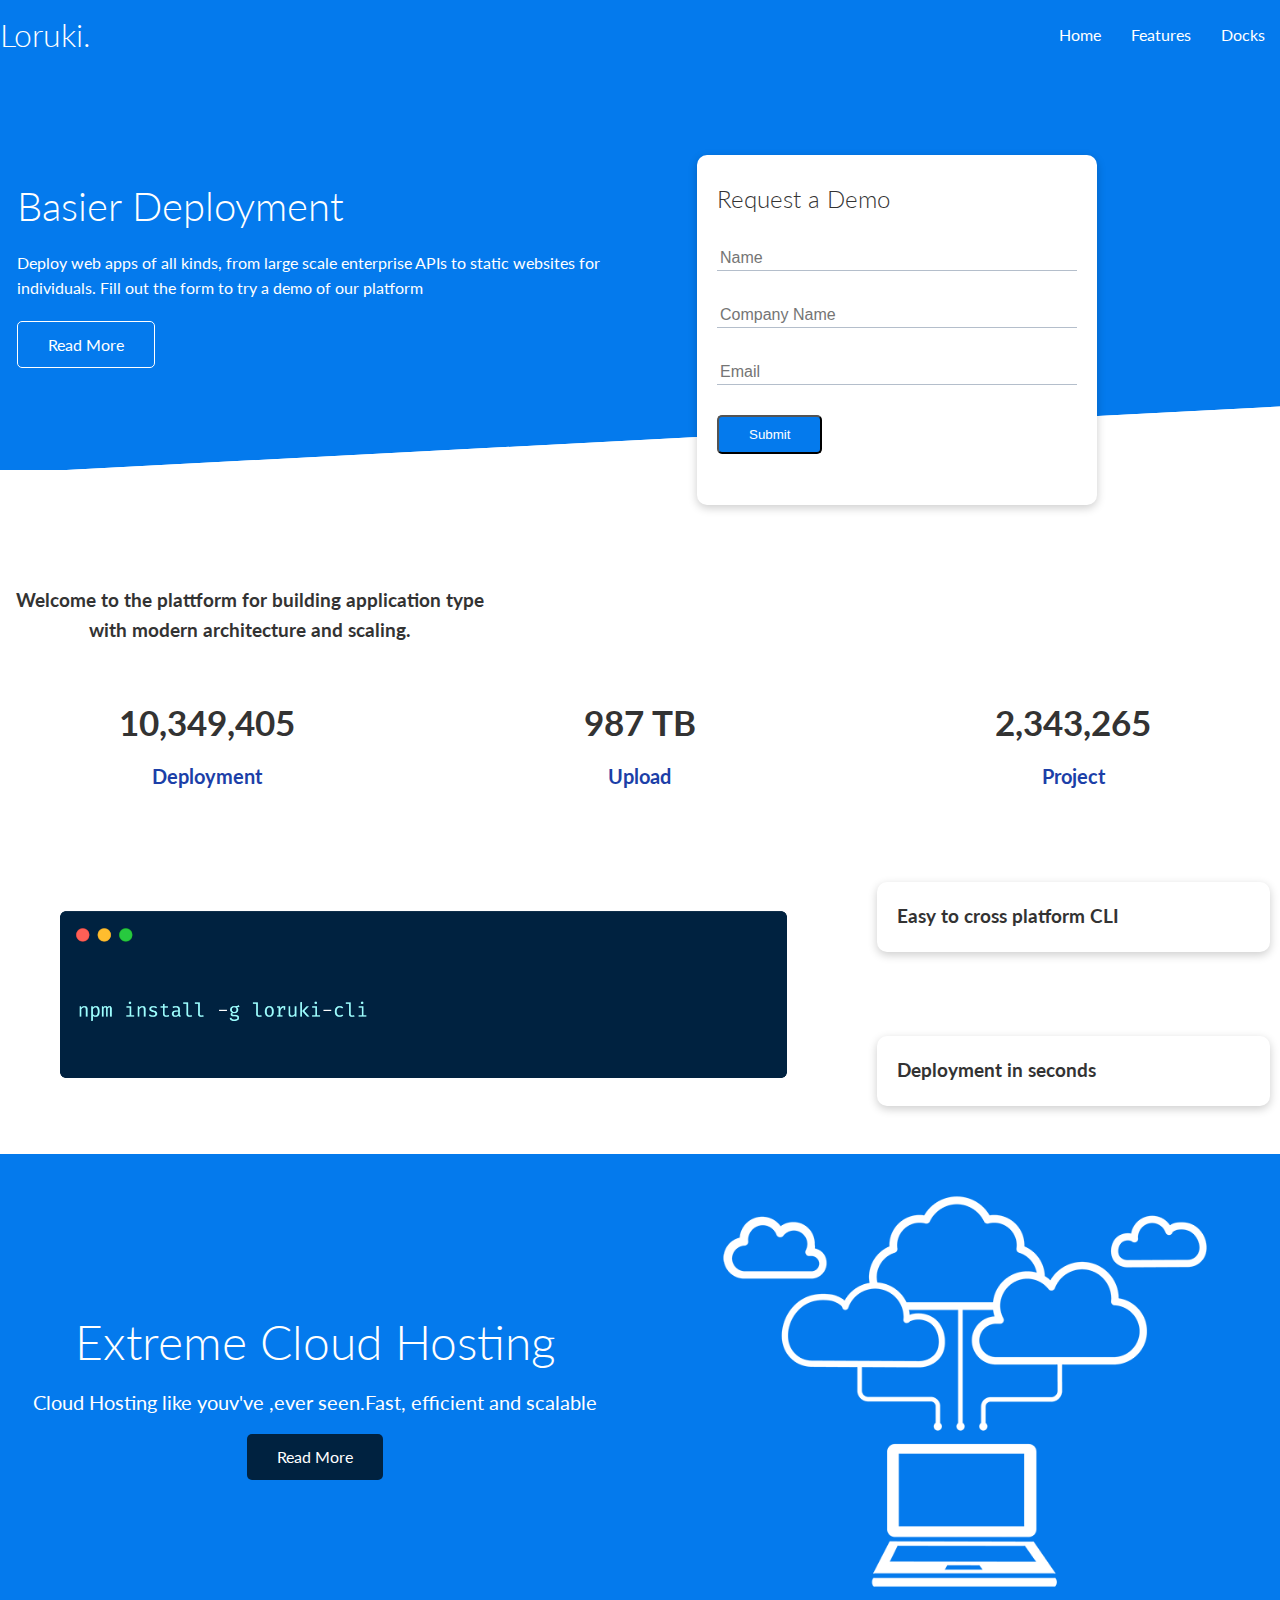
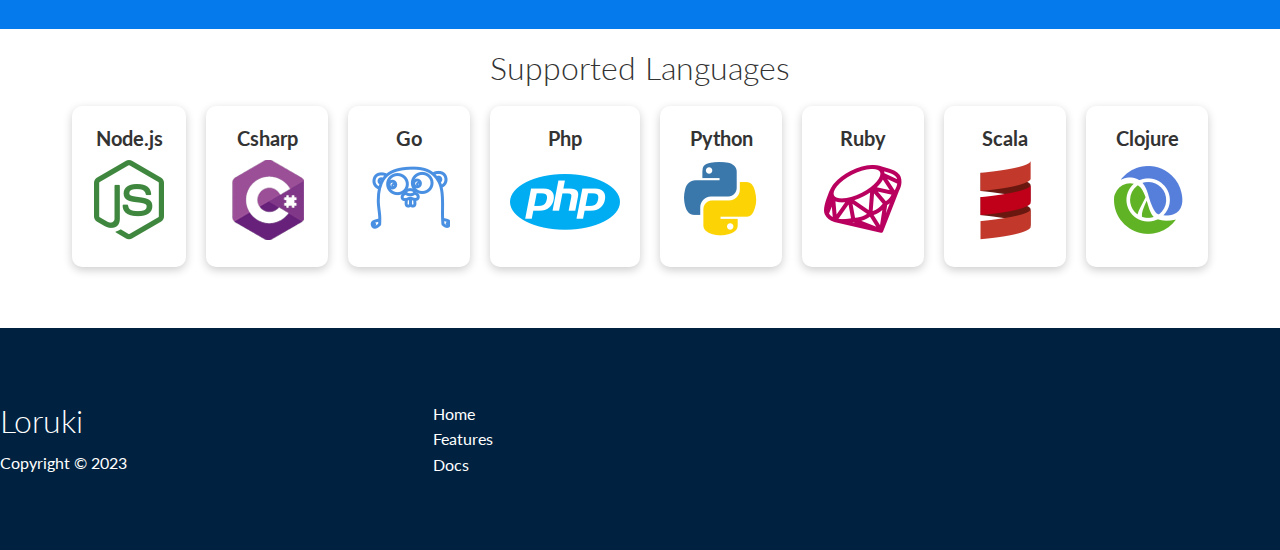
<file: index.html>
<!DOCTYPE html>
<html lang="en">
<head>
    <meta charset="UTF-8">
    <meta name="viewport" content="width=device-width, initial-scale=1.0">
    <link rel="stylesheet" 
    href="css/style.css">
    <link rel="stylesheet" 
    href="css/utilities.css">

    <link rel="stylesheet" 
    href="https://cdnjs.cloudflare.com/ajax/libs/font-awesome/6.4.2/css/all.min.css"
    integrity="sha512-z3gLpd7yknf1YoNbCzqRKc4qyor8gaKU1qmn+CShxbuBusANI9QpRohGBreCFkKxLhei6S9CQXFEbbKuqLg0DA==" 
    crossorigin="anonymous" 
    referrerpolicy="no-referrer" />

    <title>LORUKI | Cloud Hosting For Evreyone </title>
</head>
<!-- Navbar -->
<body>

    <div class="navbar">
      <div class="container flex" >
        <h1 class="logo">Loruki.</h1>
         <nav>
            <ul>
                <li> <a href="index.html">Home</a></li>
                <li> <a href="features.html"> Features</a></li>
                <li> <a href="docs.html"> Docks</a></li>

            </ul>
         </nav>
      </div>
    </div>

    <!--  Show case-->
    <section class="showcase">
      <div class="container grid">
        <div class="showcase-text">
          <h1> Basier Deployment</h1>
          <p> Deploy web apps of all kinds, 
            from large scale enterprise
             APIs to static websites for 
            individuals. Fill out the 
            form to try a demo of our
             platform</p>
             <a href="features.html" class="btn btn-outline">Read More</a>
        </div>
      
        <div class="showcase-form card">
          <h2> Request a Demo</h2>
          <form> 
            <div class="form-control">
            <input type="text" name="name"
             placeholder="Name"
             required>
            </div>

            <div class="form-control">
              <input type="text" name="company"
               placeholder="Company Name"
               required>
              </div>

              <div class="form-control">
                <input type="email" name="email"
                 placeholder="Email" 
                 required>
                </div>

     <input type="submit" class="btn btn-primary">
          </form>
        </div>

      </div>
    </section>

    <!-- Stats-->
    <section class="stats">
      <div class="container">
        <h3 class="stats-heading text-center my-1">
          Welcome to the plattform for building application
           type with modern architecture and scaling.
        </h3>
        <div class="grid grid-3 text-center my-4">
          <div>
          <i class="fas fa-server fa-3x"></i>
          <h3>10,349,405</h3>
          <p class="text-secondary">Deployment</p>
          </div>
          <div>
            <i class="fas fa-upload fa-3x"></i>
            <h3>987 TB</h3>
            <p class="text-secondary">Upload</p>
          </div>
          <div>
            <i class="fas fa-project-diagram fa-3x"></i>
            <h3>2,343,265</h3>
            <p class="text-secondary">Project</p>
          </div>
        </div>
      </div>
    </section>

    <!-- Images and logos-->
    <section class="cli">
      <div class="container grid">
        <img src="images/cli.png" alt="">
        <div class="card">
          <h3> Easy to cross platform CLI </h3>
        </div>

        <div class="card">
          <h3> Deployment in seconds  </h3>
        </div>
      </div>
    </section>

    <section class="cloud bg-primary my-1 py-2" >
      <div class="conatiner grid">
        <diV class="text-center">
          <h2 class="lg">Extreme Cloud Hosting</h2>
          <p class="lead my-1">Cloud Hosting like youv've ,ever seen.Fast, efficient and scalable</p>
          <a href="features.html" class="btn btn-dark">Read More</a>
        </diV>
        <img src="images/cloud.png" alt="">
      </div>
    </section>

    <section class="languages">
      <h2 class="md text-center my-2">
        Supported Languages 
        <div class="containetr flex">
          <div class="card">
            <h4>Node.js</h4>
            <img src="images/logos/node.png">
          </div>

          <div class="card">
            <h4>Csharp</h4>
            <img src="images/logos/csharp.png">
          </div>

          <div class="card">
            <h4>Go</h4>
            <img src="images/logos/go.png">
          </div>

          <div class="card">
            <h4>Php</h4>
            <img src="images/logos/php.png">
          </div>

          <div class="card">
            <h4>Python</h4>
            <img src="images/logos/python.png">
          </div>


          <div class="card">
            <h4>Ruby</h4>
            <img src="images/logos/ruby.png">
          </div>


          <div class="card">
            <h4>Scala</h4>
            <img src="images/logos/scala.png">
          </div>

          <div class="card">
            <h4>Clojure</h4>
            <img src="images/logos/clojure.png">
          </div>

        </div>
      </h2>
    </section>

    <!-- Footer -->
    <footer class="footer bg-dark py-5">
      <div class="container grid grid-3">
        <div> 
        <h1> Loruki</h1>
        <p> Copyright &copy; 2023</p>
      </div>
        <nav>
          <ul>
            <li> <a href="index.html">Home</a></li>
            <li> <a href="features.html">Features</a></li>
            <li> <a href="docs.html">Docs</a></li>
          </ul>
        </nav>
        <div class="social">
          <a href="#"> <i class="fab fa-github fa-2x"></i></a>
          <a href="#"> <i class="fab fa-twitter fa-2x"></i></a>
          <a href="#"> <i class="fab fa-facebook fa-2x"></i></a>
          <a href="#"> <i class="fab fa-instagram fa-2x"></i></a>
          <!-- <a href="#"> <i class="fa-twitter fa-2x"></i></a> -->
        </div>
      </div>
    </footer>
    
<!-- </body>
</html> -->
</file>
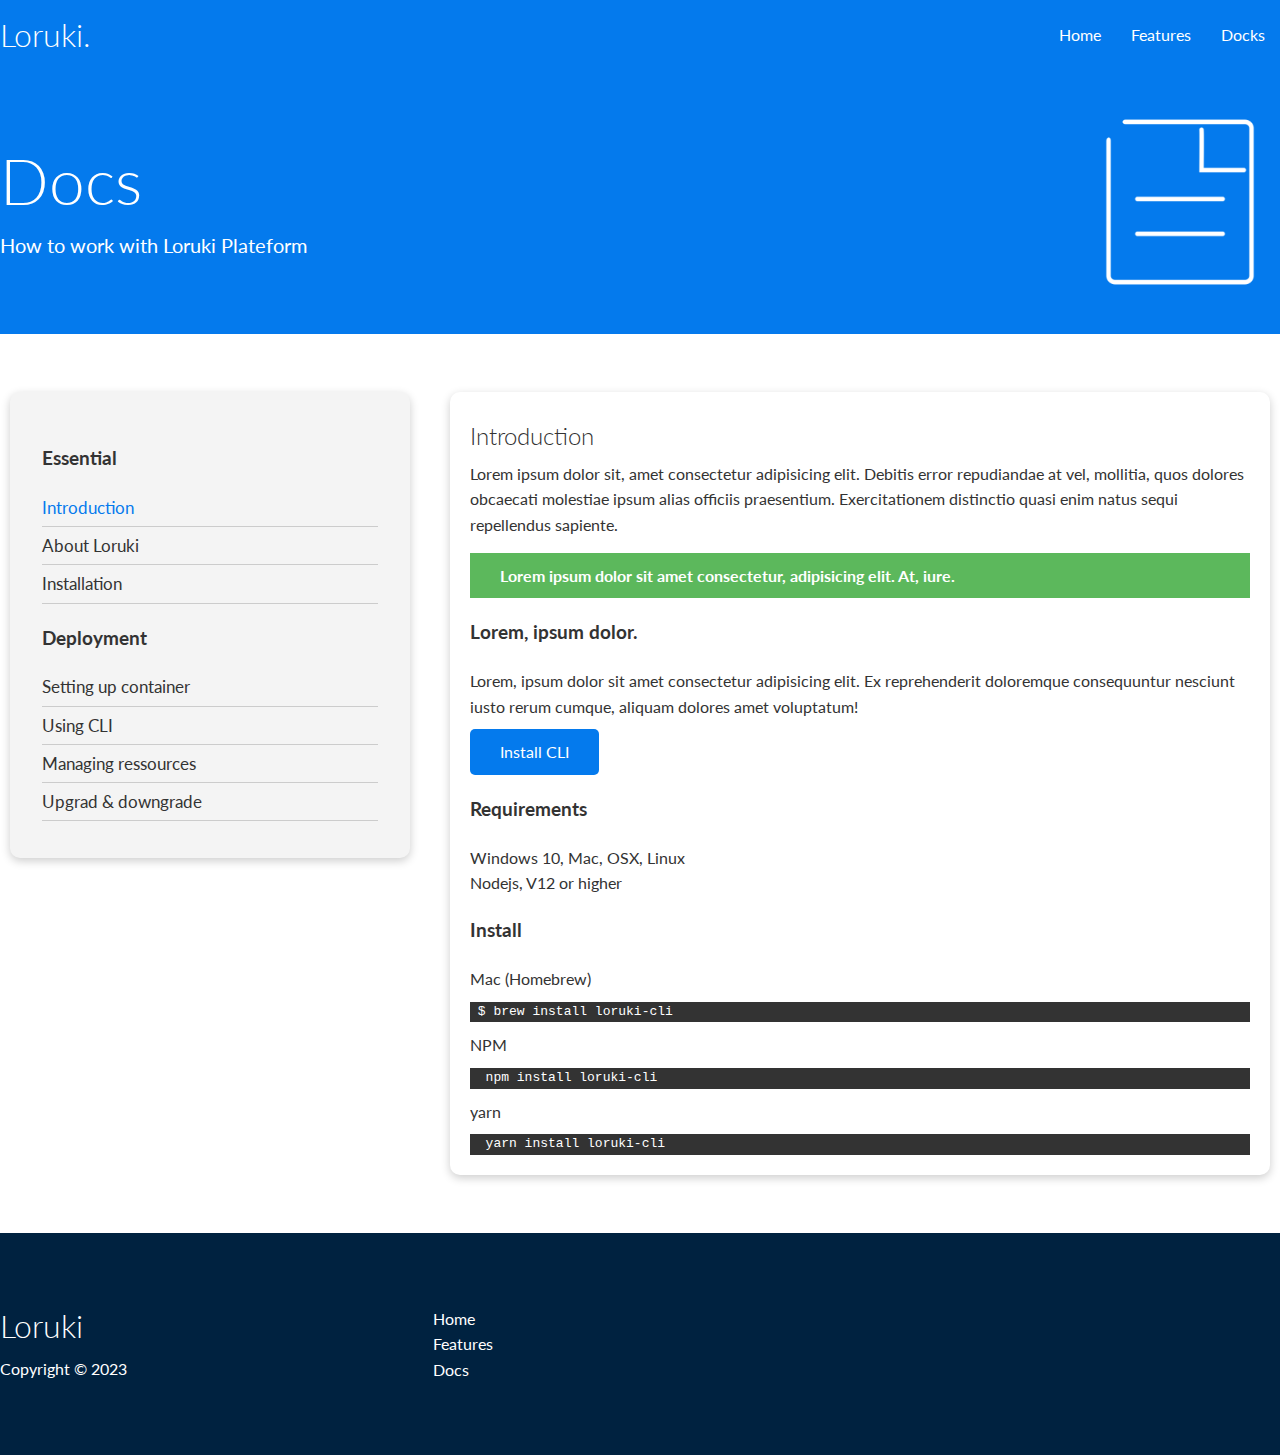
<file: docs.html>
<!DOCTYPE html>
<html lang="en">
<head>
    <meta charset="UTF-8">
    <meta name="viewport" content="width=device-width, initial-scale=1.0">
    <link rel="stylesheet" 
    href="css/style.css">
    <link rel="stylesheet" 
    href="css/utilities.css">

    <link rel="stylesheet" 
    href="https://cdnjs.cloudflare.com/ajax/libs/font-awesome/6.4.2/css/all.min.css"
    integrity="sha512-z3gLpd7yknf1YoNbCzqRKc4qyor8gaKU1qmn+CShxbuBusANI9QpRohGBreCFkKxLhei6S9CQXFEbbKuqLg0DA==" 
    crossorigin="anonymous" 
    referrerpolicy="no-referrer" />

    <title>LORUKI | Cloud Hosting For Evreyone </title>
</head>
<!-- Navbar -->
<body>

    <div class="navbar">
      <div class="container flex" >
        <h1 class="logo">Loruki.</h1>
         <nav>
            <ul>
                <li> <a href="index.html">Home</a></li>
                <li> <a href="features.html"> Features</a></li>
                <li> <a href="docs.html"> Docks</a></li>

            </ul>
         </nav>
      </div>
    </div>

<!-- Head  -->
<section class="docs-head bg-primary py-3">

    <div class="container grid">
        <div> 
        <h1 class="xl">Docs</h1>
        <p class="lead">
            How to work with Loruki Plateform
        </p>
    </div>
        <img src="images/docs.png"  alt="" > 

    </div>
</section>

<!-- Docs-main -->
<section class="docs-main  my-4">
    <div class="container grid">
        <div class="card bg-light p-3">
            <h3 class="my-2">Essential</h3>
            <nav>
                <ul>
                   <li><a class="text-primary" href="#">Introduction</a></li> 
                   <li><a href="#">About Loruki</a></li> 
                   <li><a href="#">Installation</a></li> 
                </ul>
            </nav>
            <!-- <h3 class="my-2">Essential</h3>
            <nav>
                <ul>
                   <li><a href="#">Introduction</a></li> 
                   <li><a href="#">About Loruki</a></li> 
                   <li><a href="#">Installation</a></li> 
                </ul>
            </nav> -->

            <h3 class="my-2">Deployment</h3>
            <nav>
                <ul>
                   <li><a href="#">Setting up container</a></li> 
                   <li><a href="#">Using CLI</a></li> 
                   <li><a href="#">Managing ressources</a></li> 
                   <li><a href="#">Upgrad & downgrade</a></li> 
                </ul>
            </nav>
        </div>
        <div class="card">
            <h2>Introduction</h2>
            <p> Lorem ipsum dolor sit, amet consectetur 
                adipisicing elit. Debitis error repudiandae at vel,
                 mollitia, quos dolores obcaecati molestiae ipsum alias 
                 officiis praesentium. Exercitationem distinctio quasi enim 
                 natus sequi repellendus sapiente.
                </p>
            <div class="alert alert-success">
                <i class="fas fa-info"></i>
                Lorem ipsum dolor
                 sit amet consectetur, 
                adipisicing elit. At, iure.
            </div>
            <h3>Lorem, ipsum dolor.</h3>
            <p> Lorem, ipsum dolor sit amet 
                consectetur adipisicing elit. 
                Ex reprehenderit doloremque 
                consequuntur nesciunt iusto rerum
                 cumque, aliquam 
                dolores amet voluptatum!</p>
            <a href="#" class="btn btn-primary">
                Install CLI
            </a>
            <h3>Requirements</h3>
            <ul>
                <li>Windows 10, Mac, OSX, Linux</li>
                <li>Nodejs, V12 or higher</li>
            </ul>
            <h3> Install</h3>
            <p> Mac (Homebrew)</p>
            <pre> <code>$ brew install loruki-cli </code></pre>
            <p> NPM</p>
            <pre> <code> npm install loruki-cli </code></pre>
            <p> yarn</p>
            <pre> <code> yarn install loruki-cli </code></pre>

        </div>
    </div>
</section>





      <!-- Footer -->
      <footer class="footer bg-dark py-5">
        <div class="container grid grid-3">
          <div> 
          <h1> Loruki</h1>
          <p> Copyright &copy; 2023</p>
        </div>
          <nav>
            <ul>
              <li> <a href="index.html">Home</a></li>
              <li> <a href="features.html">Features</a></li>
              <li> <a href="docs.html">Docs</a></li>
            </ul>
          </nav>
          <div class="social">
            <a href="#"> <i class="fab fa-github fa-2x"></i></a>
            <a href="#"> <i class="fab fa-twitter fa-2x"></i></a>
            <a href="#"> <i class="fab fa-facebook fa-2x"></i></a>
            <a href="#"> <i class="fab fa-instagram fa-2x"></i></a>
            <!-- <a href="#"> <i class="fa-twitter fa-2x"></i></a> -->
          </div>
        </div>
      </footer>
      </body>

      </html>
</file>
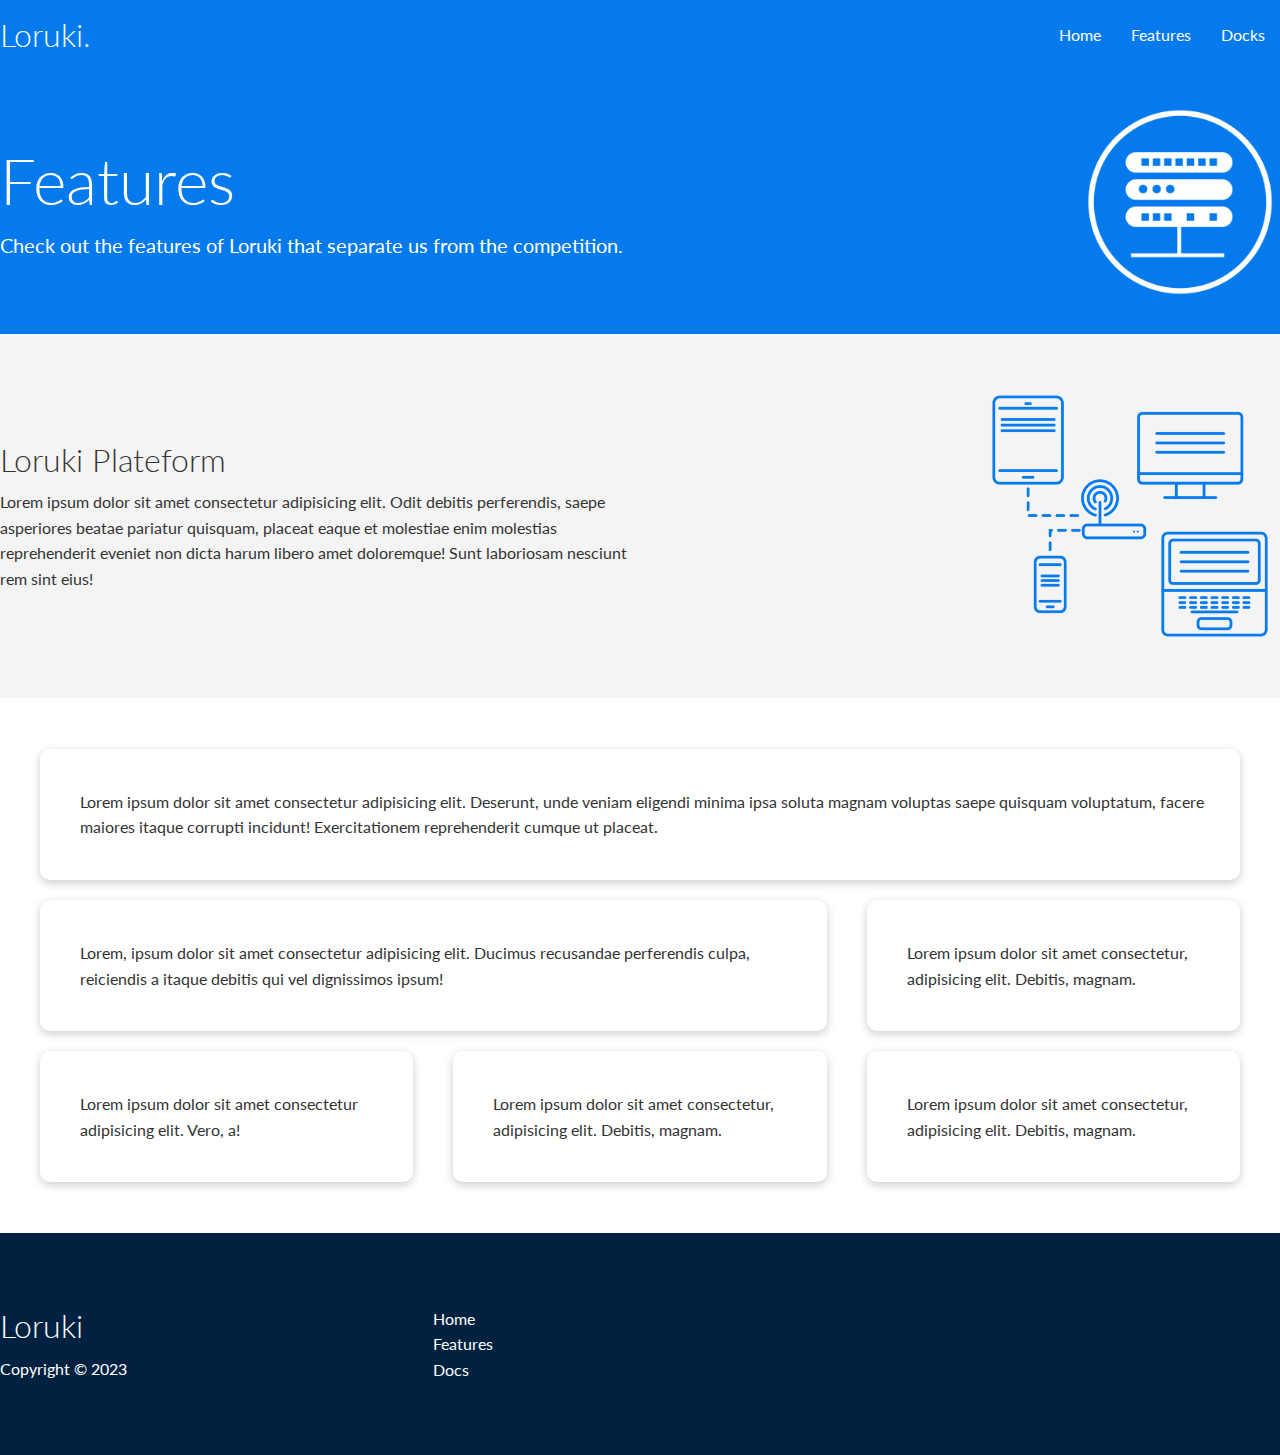
<file: features.html>
<!DOCTYPE html>
<html lang="en">
<head>
    <meta charset="UTF-8">
    <meta name="viewport" content="width=device-width, initial-scale=1.0">
    <link rel="stylesheet" 
    href="css/style.css">
    <link rel="stylesheet" 
    href="css/utilities.css">

    <link rel="stylesheet" 
    href="https://cdnjs.cloudflare.com/ajax/libs/font-awesome/6.4.2/css/all.min.css"
    integrity="sha512-z3gLpd7yknf1YoNbCzqRKc4qyor8gaKU1qmn+CShxbuBusANI9QpRohGBreCFkKxLhei6S9CQXFEbbKuqLg0DA==" 
    crossorigin="anonymous" 
    referrerpolicy="no-referrer" />

    <title>LORUKI | Cloud Hosting For Evreyone </title>
</head>
<!-- Navbar -->
<body>

    <div class="navbar">
      <div class="container flex" >
        <h1 class="logo">Loruki.</h1>
         <nav>
            <ul>
                <li> <a href="index.html">Home</a></li>
                <li> <a href="features.html"> Features</a></li>
                <li> <a href="docs.html"> Docks</a></li>

            </ul>
         </nav>
      </div>
    </div>

<!-- Head  -->
<section class="features-head bg-primary py-3">

    <div class="container grid">
        <div> 
        <h1 class="xl">Features</h1>
        <p class="lead">
            Check out the features of Loruki that separate us from the competition.
        </p>
    </div>
        <img src="images/server.png"  alt="" > 
   

    </div>
</section>


<!-- sub Head -->
<section class="features-sub-head bg-light py-3">

  <div class="container grid">
    <div> 
    <h1 class="md">Loruki Plateform</h1>
    <p>
       Lorem ipsum dolor sit amet consectetur adipisicing elit. 
       Odit debitis perferendis,
        saepe asperiores beatae pariatur quisquam, placeat eaque 
        et molestiae enim molestias reprehenderit eveniet non dicta
         harum libero amet doloremque! Sunt laboriosam nesciunt rem sint eius!
    </p>
</div>
    <img src="images/server2.png"  alt="" > 
</div>
</section>


<!-- feature-main -->
<section class="features-main my-2">
  <div class="container grid grid-3">

    <div class="card flex">
      <i class="fas fa-server fa-3x"></i>
      <p>
        Lorem ipsum dolor sit amet consectetur 
        adipisicing elit. Deserunt, unde veniam eligendi minima 
        ipsa soluta magnam voluptas saepe quisquam voluptatum, facere
         maiores itaque corrupti incidunt! Exercitationem reprehenderit
          cumque ut placeat.
      </p>
    </div>

    <div class="card flex">
      <i class="fas fa-network-wired fa-3x"></i>
      <p>
          Lorem, ipsum dolor sit amet consectetur adipisicing elit. Ducimus
          recusandae perferendis culpa, reiciendis a itaque debitis qui vel
          dignissimos ipsum!
      </p>
    </div>

      <div class="card flex">
        <i class="fas fa-laptop-code fa-3x"></i>
        <p>
            Lorem ipsum dolor sit amet consectetur, adipisicing elit. Debitis,
            magnam.
        </p>
    </div>
    <div class="card flex">
        <i class="fas fa-database fa-3x"></i>
        <p>
            Lorem ipsum dolor sit amet consectetur adipisicing elit. Vero, a!
        </p>
    </div>

    <div class="card flex">
      <i class="fas fa-power-off fa-3x"></i>
      <p>
          Lorem ipsum dolor sit amet consectetur, adipisicing elit. Debitis,
          magnam.
      </p>
  </div>
  <div class="card flex">
      <i class="fas fa-upload fa-3x"></i>
      <p>
          Lorem ipsum dolor sit amet consectetur, adipisicing elit. Debitis,
          magnam.
      </p>
  </div>

  </div>
</section>



      <!-- Footer -->
      <footer class="footer bg-dark py-5">
        <div class="container grid grid-3">
          <div> 
          <h1> Loruki</h1>
          <p> Copyright &copy; 2023</p>
        </div>
          <nav>
            <ul>
              <li> <a href="index.html">Home</a></li>
              <li> <a href="features.html">Features</a></li>
              <li> <a href="docs.html">Docs</a></li>
            </ul>
          </nav>
          <div class="social">
            <a href="#"> <i class="fab fa-github fa-2x"></i></a>
            <a href="#"> <i class="fab fa-twitter fa-2x"></i></a>
            <a href="#"> <i class="fab fa-facebook fa-2x"></i></a>
            <a href="#"> <i class="fab fa-instagram fa-2x"></i></a>
            <!-- <a href="#"> <i class="fa-twitter fa-2x"></i></a> -->
          </div>
        </div>
      </footer>
      </body>

      </html>
</file>
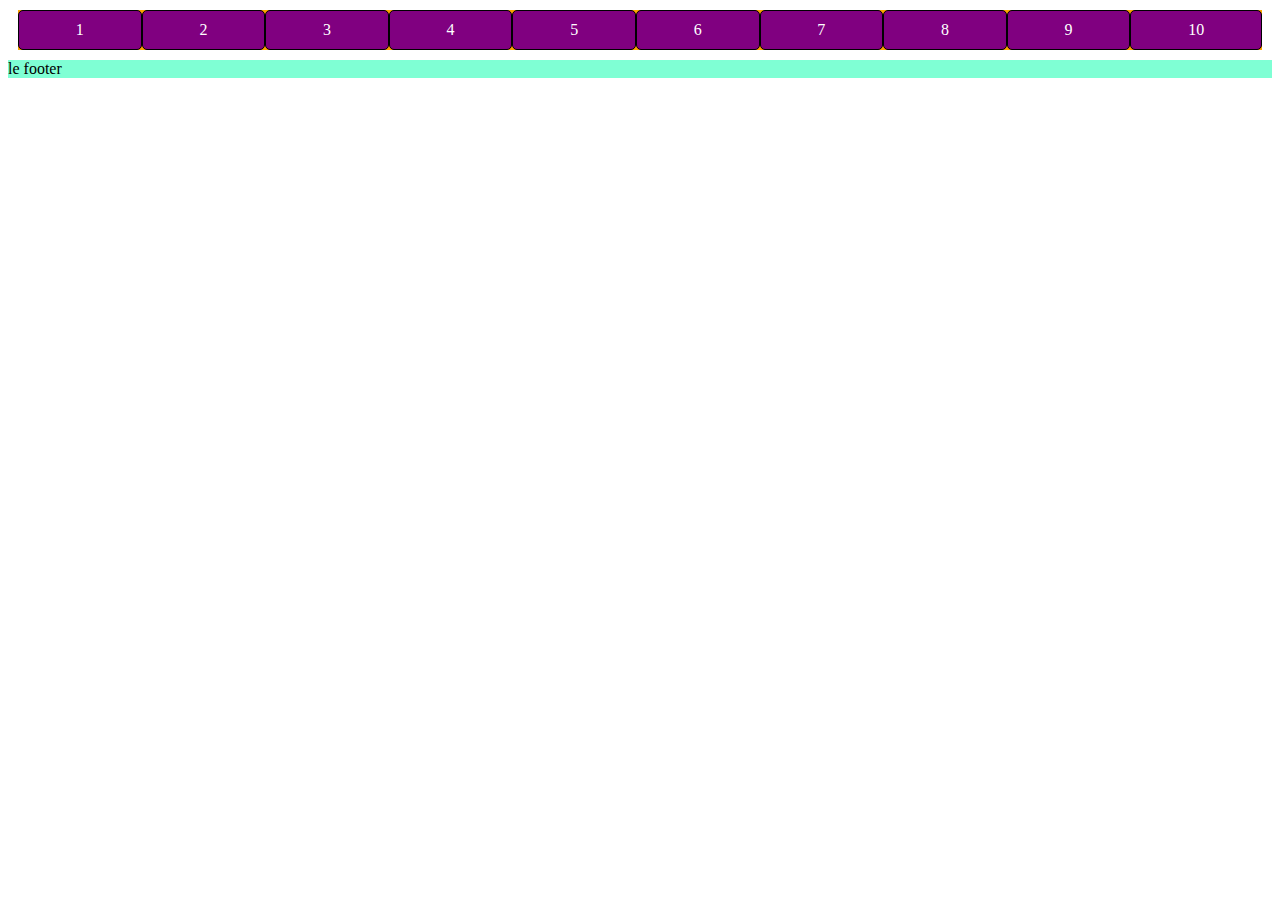
<file: test.html>
<!DOCTYPE html>
<html lang="en">
<head>
    <meta charset="UTF-8">
    <meta name="viewport" content="width=device-width, initial-scale=1.0">
    <link rel="stylesheet" href="test.css">
    <title>Document</title>
</head>
<body>
    <!--
    <div class="container">
        <div class="info"> info Lorem ipsum dolor sit amet,
             consectetur adipisicing elit. Assumenda ratione minima corporis 
             fugiat, dolorem pariatur ad inventore aperiam praesentium 
            dicta quae officiis eligendi sint nihil 
            omnis iste animi libero id.
        </div>
        <div class="content">content Lorem ipsum dolor sit 
            amet consectetur adipisicing elit. Enim ullam non esse
             pariatur, eveniet sint quos earum iure natus consequatur, 
             obcaecati asperiores dignissimos, 
            itaque tempora dolores eligendi aperiam quidem repellat!</div>
        <div class="aside">aside Lorem ipsum dolor sit amet
             codi harum cupiditate odio voluptatum
            </div>
    </div>
-->

    <section>
        <div>1</div>
        <div>2</div>
        <div>3</div>
        <div>4</div>
        <div>5</div>
        <div>6</div>
        <div>7</div>
        <div>8</div>
        <div>9</div>
        <div>10</div>
      </section>





    <footer> le footer </footer>



</body>
</html>
</file>
<file: css/style.css>
@import url('https://fonts.googleapis.com/css2?family=Lato:wght@300&display=swap');


:root{
    --primary-color:#047aed ;
    --secondary-color:#1c3fa8;
    --dark-color:#002240;
    --light-color:#f4f4f4;  
    --success-color:#5cb85c;
    --error-color:#d9534f;
}

*{
    box-sizing: border-box;
    padding: 0;
    margin: 0;
}


body{
    font-family: 'Lato' ,sans-serif;
    color: #333;
    line-height: 1.6;
}

ul{
    list-style: none;
}

a{
    text-decoration: none;
    color: #333;
}

h1,h2{
   font-weight: 300; 
   line-height: 1.2;
   margin:10px 0;
}


p{
    margin: 10px 0 ;
}

img{
    width: 100%;
}

.navbar{
    /* background-color:#047aed ; */
    background-color: var(--primary-color);
    color: #fff;
    height: 70px;
} 

.navbar .flex{
    justify-content: space-between;
}
/* show case */
.showcase{
    height: 400px;
    /* background-color:#047aed; */
    background-color: var(--primary-color);
    color: #fff;
    position:relative ;
}
/* utilities */
/* .container{
    max-width: 1100px;
    margin: 0 auto;
    overflow: auto;
    padding: 0 48px;
} */


.flex{
    display: flex;
    align-items: center;
    height: 100%;
}



.navbar ul{
    display: flex;
}

.navbar a{
    color: #fff;
    padding: 10px;
    margin: 10px 5px;
}

.navbar a:hover{
    border-bottom: 2px #fff solid;
}

.showcase h1{
    font-size: 40px;
}

.showcase p{
    margin: 20px 0;
}

.showcase .grid{
    grid-template-columns: 50% 45% ;
    gap: 30px;
}

/* .grid{
    display: grid;
    grid-template-columns: repeat(2,1fr); 
    gap: 20px;
    justify-content: center;
}

.card{
    background-color: #fff;
    color:#333;
    border-radius: 10px;
    box-shadow: 0 3px 10px rgba(0,0,0,0.2);
    padding: 20px;
    margin: 10px;
} */

.showcase-form{
    position: relative;
    top:60px;
    height:350px ;
    width: 400px;
    padding: 40px;
    z-index: 100;
    animation: slideInFromRight 2s ease-in;
    
}


.showcase-form .form-control{
    margin:30px 0;
}

.showcase-form input[type="text"],
.showcase-form input[type="email"]
{
border:0;
border-bottom: 1px solid #b4becb;
width:100%;
padding: 3px;
font-size: 16px;
}

 .showcase-form input:focus{
    outline: none;
} 

/* .btn{
display: inline-block;
padding:10px 30px ;
cursor: pointer;
background-color: var(--primary-color);
color: #fff; 
border-radius: 5px;
} 

.btn-outline{
    background-color: transparent;
    border: 1px #fff solid;
}

.btn:hover{
    transform: scale(0.98);
}

*/
.showcase::before,
.showcase::after{
    content:"";
    position:absolute;
    height: 100px;
    bottom: -70px;
    left: 0;
    right: 0;
    background-color: #fff;
    transform: skewY(-3deg);
    -webkit-transform: skewY(-3deg);
    -moz-transform: skewY(-3deg);
    -ms-transform: skewY(-3deg);
}


/* stats */

.stats{
    padding-top: 100px;
    animation: slideInFromBottom 2s ease-in;
}

.stats-heading{
    max-width: 500px;
    margin: auto;
    
}

.stats .grid h3{
    font-size: 35px; 

}

.stats .grid p{
    font-size: 20px;
    font-weight: bold;
}


.cli .grid{
    grid-template-columns: repeat(3,1fr);
    grid-template-rows:repeat(2,1fr) ;
}

    
.cli .grid > *:first-child{
    grid-column: 1 / span 2;
    grid-row: 1 / span 2;
}


.languages .card{
text-align: center;
margin: 18px 10px 40px;
transition: transform 0.2s ease-in  ;
}


.languages .flex{
    flex-wrap: wrap;
}

.languages .card h4{
  font-size: 20px;
  margin-bottom: 10px;
}

.languages .card:hover{
    transform: translateY(-15px);
}

.footer .social a{
    margin: 0 10px;

}



/* Media query befor  */

/* features */
.features-head img, .docs-head img
{
    width:200px;
    justify-self: flex-end;
}
.features-sub-head img
{
    width:300px;
    justify-self: flex-end;
}

.features-main .card > i{
    /* les i fils direct de des
     elements de de class .card
      */
margin-right: 20px;
}

.features-main .grid{
    padding:30px;
}

.features-main .grid >*:first-child{
    grid-column: 1 / span 3;
}
.features-main .grid >*:nth-child(2){
    grid-column: 1 / span 2;
}


/* docs */

.docs-main h3{
    margin: 20px 0;;
}

.docs-main .grid{
    grid-template-columns: 1fr 2fr;
    align-items: flex-start;
}


.docs-main nav li {
font-size: 17px;
padding-bottom: 5px;
margin-bottom: 5px;
border-bottom: 1px #ccc solid ;
}

.docs-main a:hover{
    font-weight: bold;
}

/* Alert  */

.alert{
    background-color: var(--light-color);
    padding: 10px 20px;
    font-weight: bold;
    margin: 15px 0;
}

.alert i {
    margin-right: 10px;
}

.alert-success{
background-color: var(--success-color);
color: #fff;
}

code ,pre{
    background-color: #333;
    color:#fff;
}




/* Animations */

@keyframes slideInFromLeft{
    0% {
        transform: translateX(-100%);
    }
    100%{
        transform: translateX(0);
    }
}

@keyframes slideInFromRight{
    0% {
        transform: translateX(100%);
    }
    100%{
        transform: translateX(0);
    }
}
@keyframes slideInFromTop{
    0% {
        transform: translateY(-100%);
    }
    100%{
        transform: translateX(0);
    }
}
@keyframes slideInFromBottom{
    0% {
        transform: translateY(100%);
    }
    100%{
        transform: translateX(0);
    }
}

.showcase-text{
    animation: slideInFromLeft 2s ease-in;
    
}


/* Media query */
/*  Mobile*/
@media(max-width: 500px){

}


/* Media query */
/* Tablets and under */
@media(max-width: 768px){
.navbar{
    height: 110px;
}

.navbar .flex{
    flex-direction: column;
}

.navbar ul{
    padding: 10px;
    background-color: rgb(0,0,0,0.1);
}


.grid,
.showcase .grid,
.stats .grid, 
.cli .grid ,
.cloud .grid,
.features-head .grid,
.features-main .grid,
.features-sub-head .grid,
.docs-head .grid,
.docs-main .grid{
    grid-template-columns: 1fr;
    grid-template-rows: 1fr;
}


.showcase {
    height: auto;
}

.showcase-text{
text-align: center;
margin-top: 40px;

}

.showcase-form{
    justify-self: center;
    margin: auto;
}


    
.cli .grid > *:first-child{
    grid-column: 1 ;
    grid-row: 1;
}


.features-head,
.features-sub-head,
.docs-head{
    text-align: center;
}


.features-head   img ,
.features-sub-head   img ,
.docs-head  img 
 {
    justify-self: center;
}


.features-main .grid > :first-child,
.features-main .grid > :nth-child(2){
    grid-column: 1;

}



}
</file>
<file: css/utilities.css>
/* .container{
    max-width: 1100px;
    margin: 0 auto;
    overflow: auto;
    padding: 0 48px;
} */

.flex{
    display: flex;
    justify-content: center;
    align-items: center;
    height: 100%;
}


.grid{
    display: grid;
    grid-template-columns: repeat(2,1fr); 
    gap: 20px;
    justify-content: center;
    align-items: center;
    height: 100%;
}

.card{
    background-color: #fff;
    color:#333;
    border-radius: 10px;
    box-shadow: 0 3px 10px rgba(0,0,0,0.2);
    padding: 20px;
    margin: 10px;
}

.btn{
    display: inline-block;
    padding:10px 30px ;
    cursor: pointer;
    background-color: var(--primary-color);
    color: #fff; 
    border-radius: 5px;
    }

    .btn-outline{
        background-color: transparent;
        border: 1px #fff solid;
    }
    
    .btn:hover{
        transform: scale(0.98);
    }
    
    
    .showcase::before,
    .showcase::after{
        content:"";
        /* Le chowcase avait la position relative */
        position:absolute;
        height: 100px;
        bottom: -70px;
        /* color:white; */
        left: 0;
        right: 0;
        background-color: #fff;
        transform: skewY(-3deg);
        -webkit-transform: skewY(-3deg);
        -moz-transform: skewY(-3deg);
        -ms-transform: skewY(-3deg);
    }
    
    
    .grid-3{
        grid-template-columns: repeat(3,1fr);
    }
    

    .text-center{
        text-align: center;
    }

    /* margin */
    .my-1{
       margin: 1rem 0; 
    }
    .my-2{
        margin: 1.3rem 0; 

     }
 
    .my-3{
       margin: 2rem 0; 
    }

    .my-4{
        margin: 3rem 0; 
     }
     .my-5{
        margin: 4rem 0; 
     }
 
     .my-test{
        margin: 16px 0; 
     }
 
 
     .text-center{
        text-align: center;
     }


     .m-1{
        margin: 1rem ; 
     }
     .m-2{
         margin: 1.3rem ; 
 
      }
  
     .m-3{
        margin: 2rem; 
     }
 
     .my-{
         margin: 3rem; 
      }
      .m-5{
         margin: 4rem; 
      }

      /* padding */
      .py-1{
        padding: 1rem 0; 
     }
     .py-2{
        padding: 1.3rem 0; 

      }

     .py-3{
        padding: 2rem 0; 
     }

     .py-4{
        padding: 3rem 0; 
      }
      .py-5{
        padding: 4rem 0; 
      }
  
      .py-test{
         margin: 16px 0; 
      }

      .p-1{
        padding: 1rem ; 
     }
     .p-2{
         padding: 1.3rem ; 
 
      }
  
     .p-3{
        padding: 2rem; 
     }
 
     .p-4{
         padding: 3rem; 
      }
      .p-5{
         padding: 4rem; 
      }
  
    

  .bg-primary, .btn-primary{
   background-color: var(--primary-color);
   color:#fff;
  }

  .bg-secondary, .btn-secondary{
   background-color: var(--secondary-color);
   color:#fff;
  }
  

  .bg-dark, .btn-dark{
   background-color: var(--dark-color);
   color:#fff;
  }

  
  .bg-light, .btn-light{
   background-color: var(--light-color);
   color:#333;
  }
  
  
  .lead{
   font-size: 20px;
  }

  .sm{
   font-size: 1rem;
  }

  .md{
   font-size: 2rem;
  }

  .lg{
   font-size: 3rem;
  }
  
  .xl{
   font-size: 4rem;;
  }

  .bg-primary a,
  .btn-primary a,
  .bg-secondary a,
  .btn-secondary a,
  .bg-dark a,
  .btn-dark a{
color: #fff;
  }


  .text-primary{
   color: var(--primary-color);

  }

  .text-secondary{
color: var(--secondary-color);
  }
  

  .text-dark{
color: var(--dark-color);
  }
  
  .text{
   background-color: var(--light-color);
   color:#333;
  }
</file>
<file: test.css>
.container{
    /* display: flex;
    align-items: flex-start; */
    /* display: inline-grid; */
    /* /justify-content: space-around; */
   

}

 .info{
    background-color: green;
    /* flex: 1; */
}

.content{
    background-color: yellow;
    /* flex: 1; */
}

.aside{
    background-color: red;
    /* flex: 1; */
}


footer{
    background-color: aquamarine;

}
/* .container > *{
    flex: 1;
} */

section {
     display: grid; 
    /* justify-content:  space-between; */
    /* grid-template-columns: repeat(3, 40px);   */
    grid-auto-flow: column;
    background-color: orange;
    margin: 10px;
  }
  
  div {
    border: 1px solid black;
    background-color: purple;
    color: white;
    padding: 10px;
    border-radius: 5px;
    text-align: center;
  }
</file>
